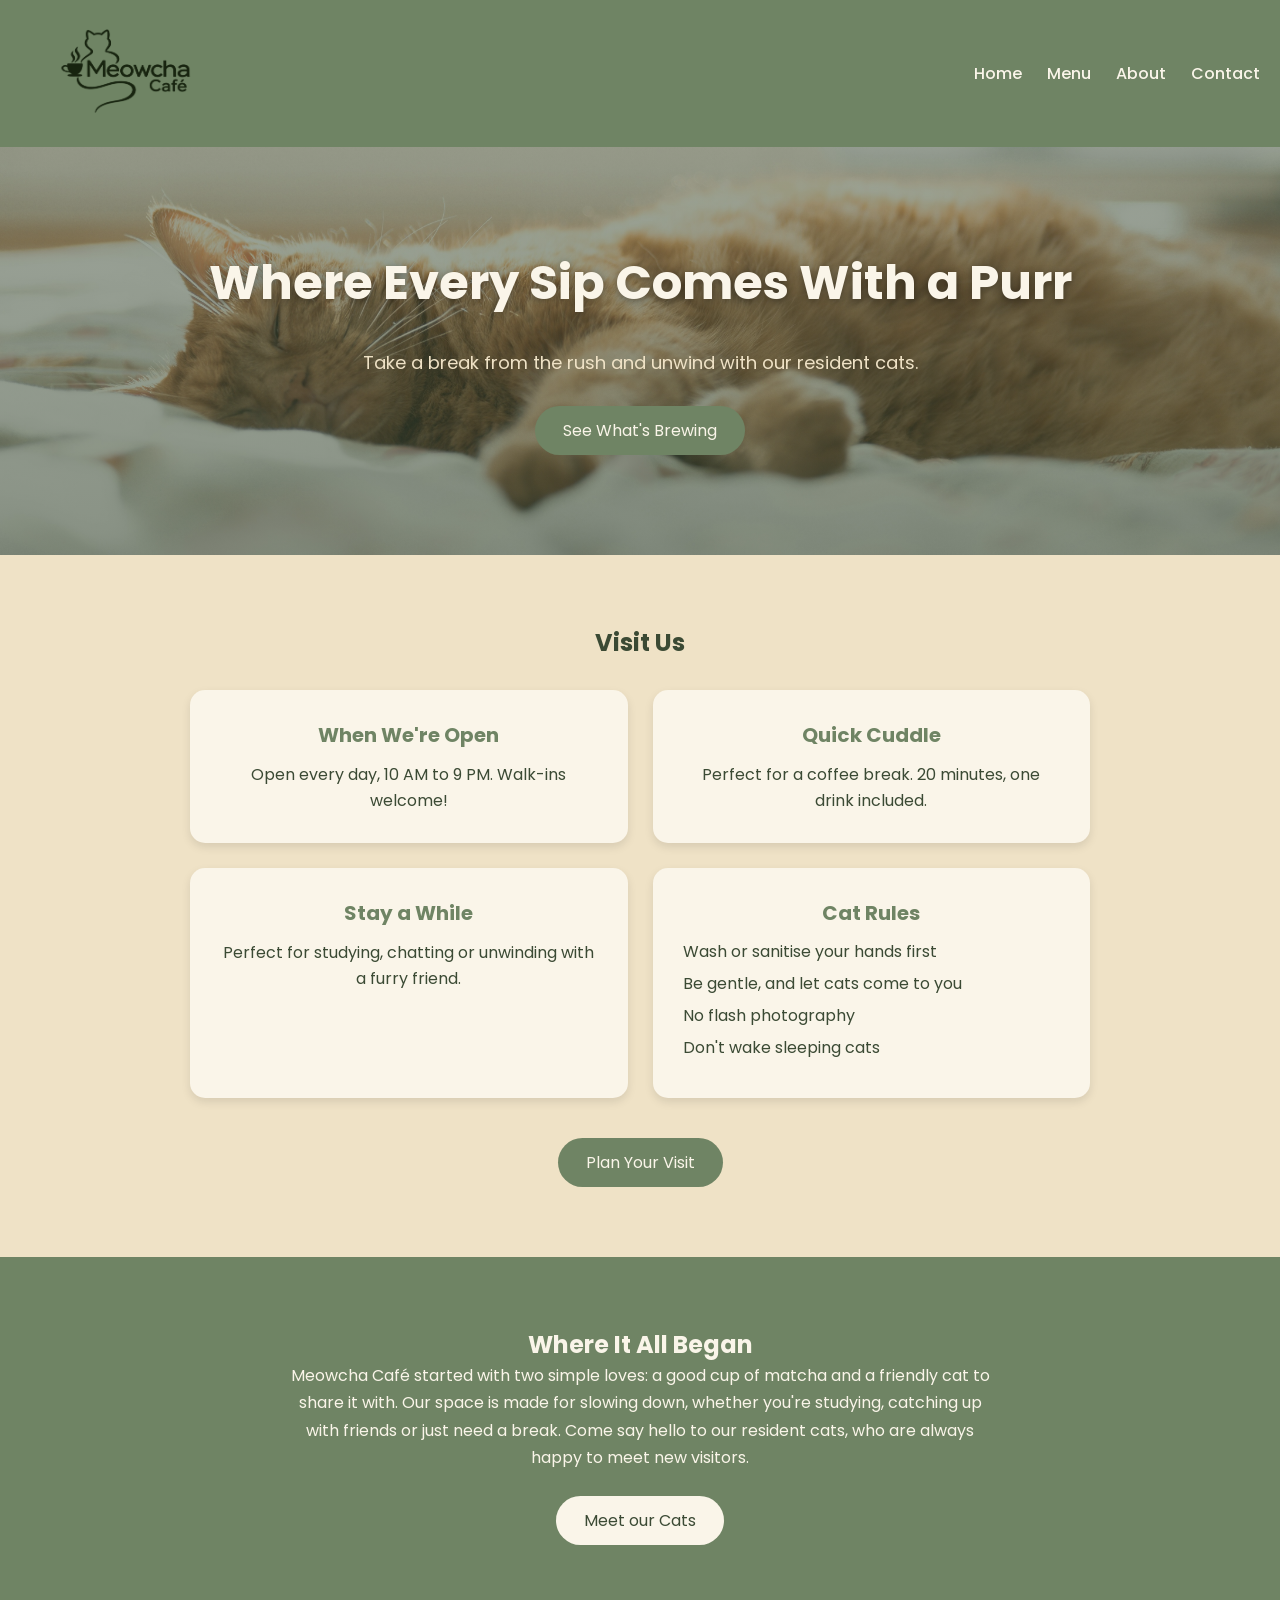
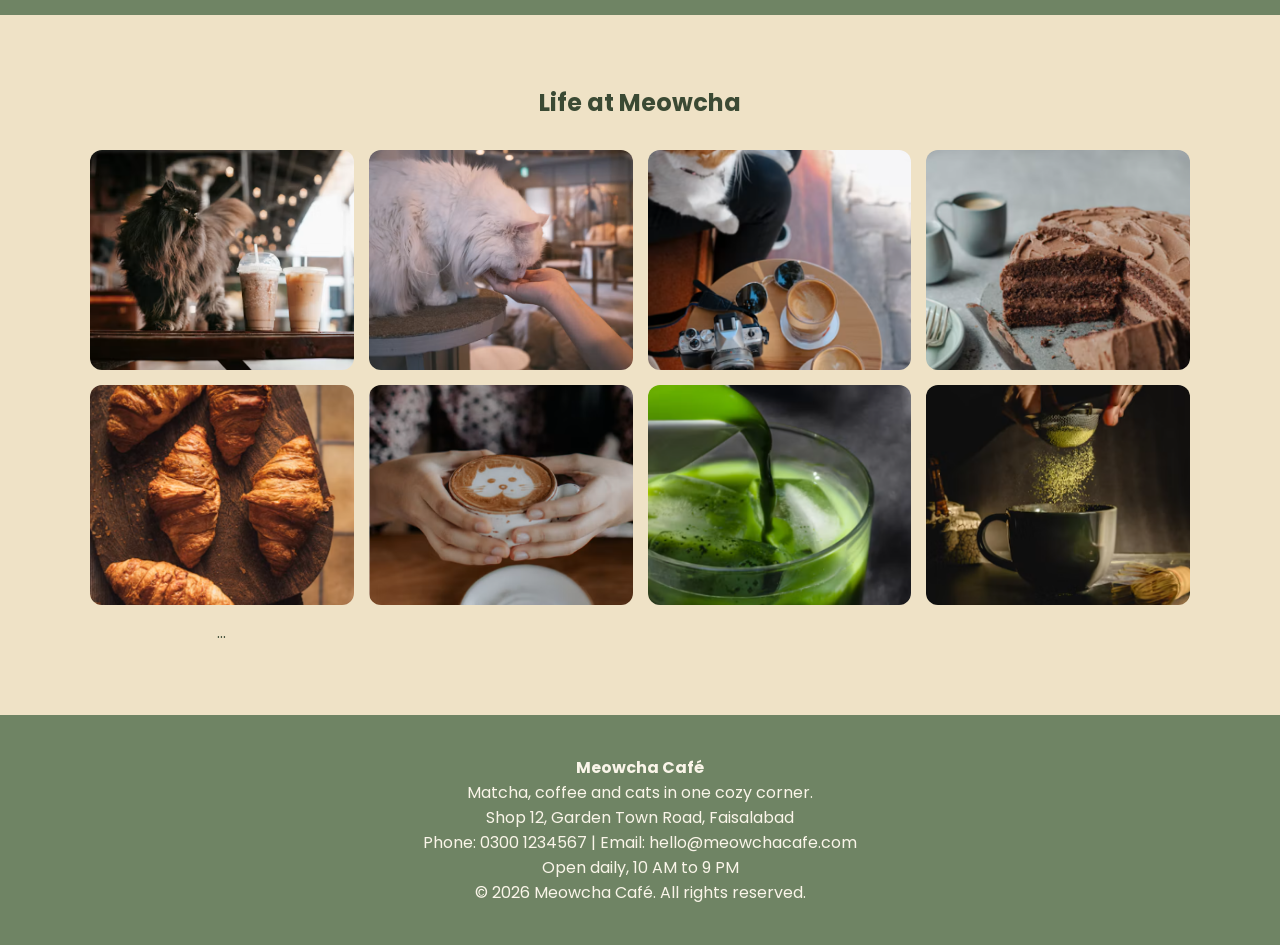
<file: index.html>
<!DOCTYPE html>
<html lang="en">
<head>
  <meta charset="UTF-8">
  <meta name="viewport" content="width=device-width, initial-scale=1.0">
  <title>Meowcha Café | Home</title>

 
<link rel="preconnect" href="https://fonts.googleapis.com">
<link rel="preconnect" href="https://fonts.gstatic.com" crossorigin>
<link href="https://fonts.googleapis.com/css2?family=Poppins:wght@400;500;600&display=swap" rel="stylesheet">
  <link rel="stylesheet" href="css/style.css">
</head>

<body>

  <!-- NAVBAR -->
  <header>
    <nav>
      <a href="index.html" class="nav-log"><img src="images/nav--logo.jpeg" alt="Nav logo"></a>
      <ul class="nav-links">
        <li><a href="index.html">Home</a></li>
        <li><a href="menu.html">Menu</a></li>
        <li><a href="about.html">About</a></li>
        <li><a href="contact.html">Contact</a></li>
      </ul>
    </nav>
  </header>

  <main>

    <!-- HERO -->
    <section class="home-hero">
      <h1 class="change-c">Where Every Sip Comes With a Purr</h1>
      <p class="change-c">Take a break from the rush and unwind with our resident cats.</p>
      <a href="menu.html" class = "home-btn">See What's Brewing</a>
    </section>

    <!-- HOURS AND SESSIONS -->
    <section class="home-hours">
      <h2>Visit Us</h2>
      <div class = "home-cards">
        <div class="info-card">
        <h3>When We're Open</h3>
        <p>Open every day, 10 AM to 9 PM. Walk-ins welcome!</p>
        </div>
       <div class="info-card">
          <h3>Quick Cuddle</h3>
          <p>Perfect for a coffee break. 20 minutes, one drink included.</p>
        </div>
        <div class = "info-card">
          <h3>Stay a While</h3>
          <p>Perfect for studying, chatting or unwinding with a furry friend.</p>
        </div>
        <div class ="info-card">
          <h3>Cat Rules</h3>
          <ul>
            <li>Wash or sanitise your hands first</li>
            <li>Be gentle, and let cats come to you</li>
            <li>No flash photography</li>
            <li>Don't wake sleeping cats</li>
          </ul>
        </div>
      </div>
     <div class = "home-cta">
<a href="contact.html" class="home-btn">Plan Your Visit</a>
     </div>
      <!-- section heading -->
      <!-- 2-3 cards: opening hours, session names and times -->
    </section>

    <!-- STORY PREVIEW -->
    <section class="home-story">
      <h2>Where It All Began</h2>
      <p>Meowcha Café started with two simple loves:
         a good cup of matcha and a friendly cat to 
         share it with. Our space is made for slowing 
         down, whether you're studying, catching up 
         with friends or just need a break. Come say
          hello to our resident cats, who are always 
          happy to meet new visitors.</p>
      <a href="about.html" class="home-btn home-btn-light">Meet our Cats</a>
     
    </section>

    <!-- GALLERY -->
    <section class="home-gallery">
      <h2>Life at Meowcha</h2>
     <div class="gallery-grid">
  <img src="images/gallery1.png" alt="a cat looking out of the window">
   <img src="images/gallery2.png" alt="moments of cafe">
  <img src="images/gallery3.png" alt="coffee with cat">
   <img src="images/gallery4.png" alt="A slice of cake served with a cup of tea">
  <img src="images/gallery5.png" alt="A fresh croissant">
   <img src="images/gallery6.png" alt="cat art coffee">
  <img src="images/gallery7.png" alt="matcha">
   <img src="images/gallery8.png" alt="making matcha">
  
  ...
</div>
    </section>

  </main>

  <!-- FOOTER -->
  
   <footer>
  <p><strong>Meowcha Café</strong></p>
  <p>Matcha, coffee and cats in one cozy corner.</p>
  <p>Shop 12, Garden Town Road, Faisalabad</p>
  <p>Phone: 0300 1234567 | Email: hello@meowchacafe.com</p>
  <p>Open daily, 10 AM to 9 PM</p>
  <p>© 2026 Meowcha Café. All rights reserved.</p>
</footer>
  

</body>
</html>
</file>
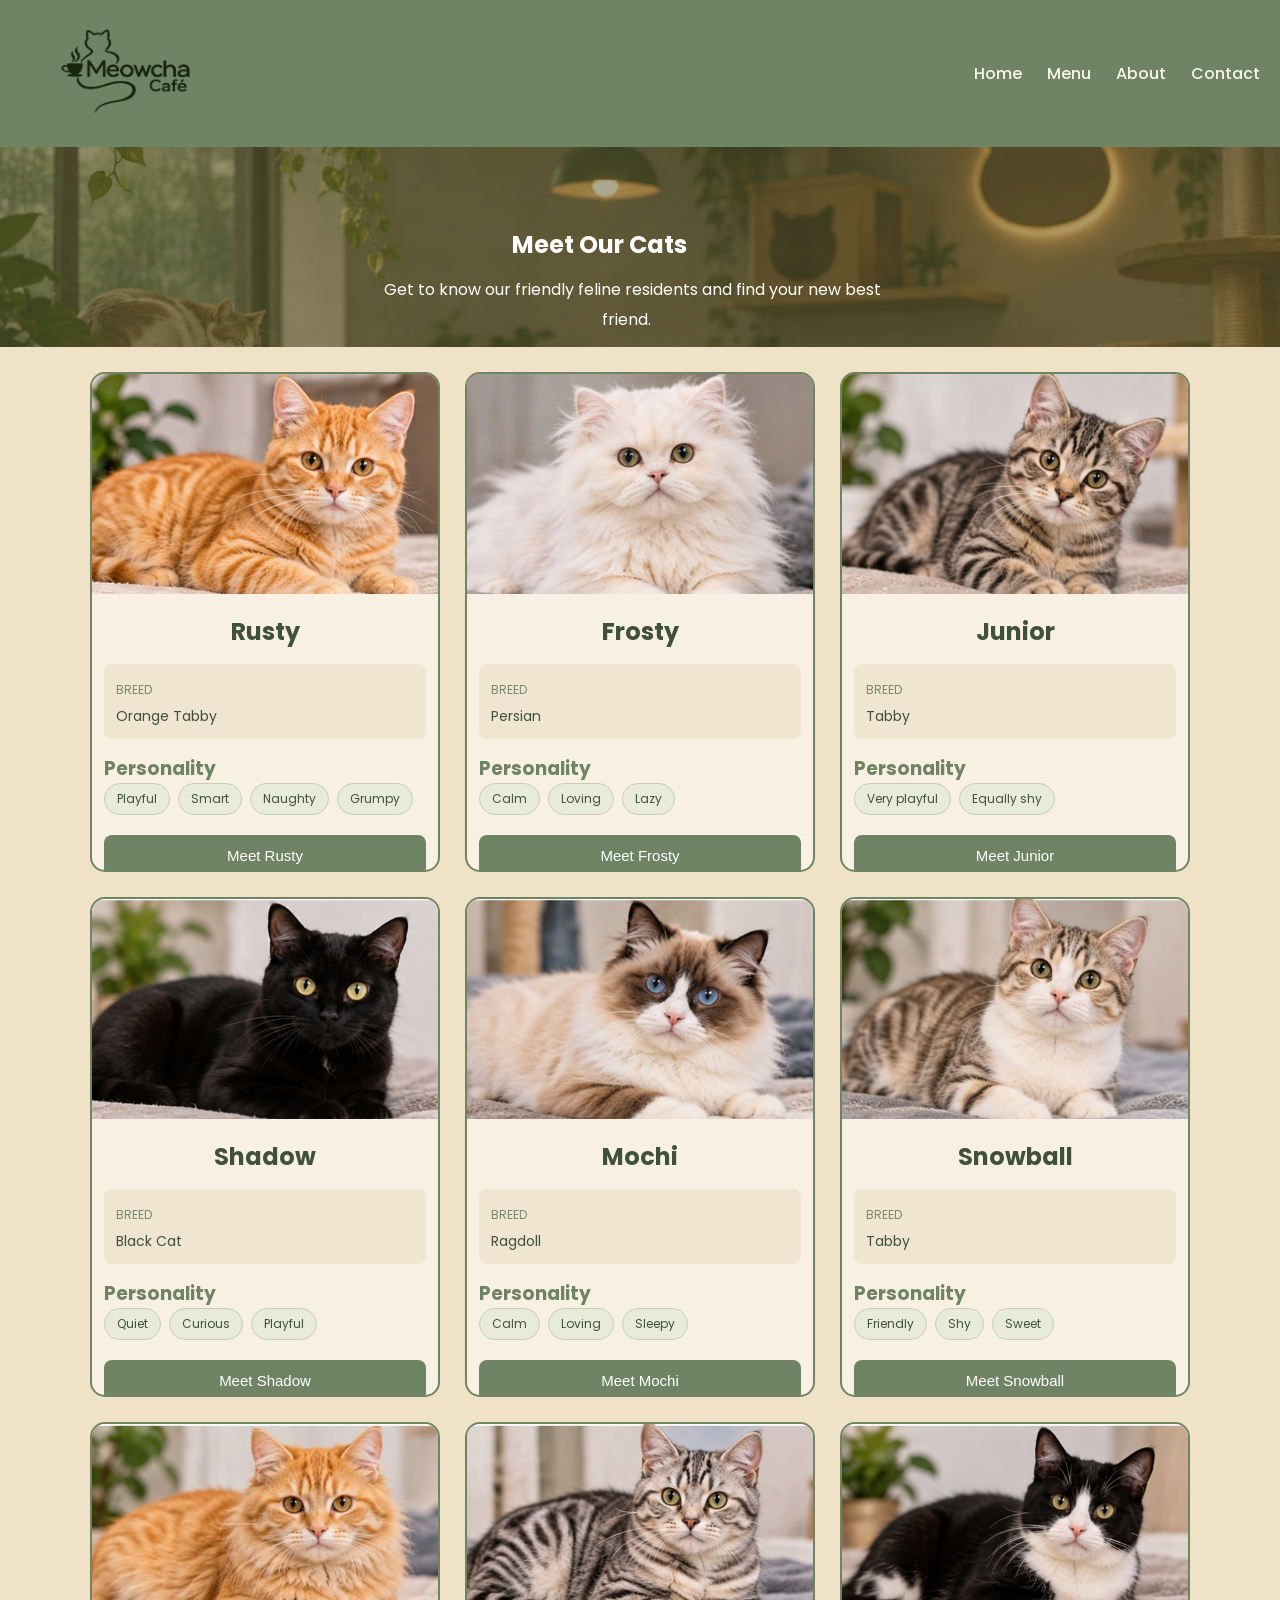
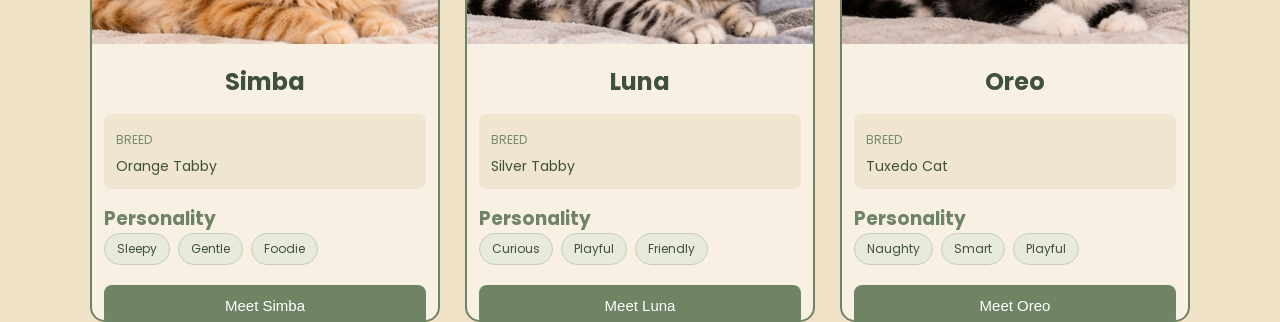
<file: about.html>
<!DOCTYPE html>
<html lang="en">
<head>
    <meta charset="UTF-8">
    <meta name="viewport" content="width=device-width, initial-scale=1.0">
    <title>Meowcha Café | About</title>

    <link rel="preconnect" href="https://fonts.googleapis.com">
    <link rel="preconnect" href="https://fonts.gstatic.com" crossorigin>
    <link href="https://fonts.googleapis.com/css2?family=Poppins:wght@400;500;600&display=swap" rel="stylesheet">

    <link rel="stylesheet" href="css/style.css">
</head>

<body>

<header>
    <nav>
        <a href="index.html" class="nav-log">
            <img src="images/nav--logo.jpeg" alt="Nav logo">
        </a>

        <ul class="nav-links">
            <li><a href="index.html">Home</a></li>
            <li><a href="menu.html">Menu</a></li>
            <li><a href="about.html">About</a></li>
            <li><a href="contact.html">Contact</a></li>
        </ul>
    </nav>
</header>

<main>
   <section class="hero">
    <img class="hero-banner" src="images/menu-bg.jpeg" alt="Cat Cafe Menu">

    <h1>Meet Our Cats</h1>

    <p class="para1">Get to know our friendly feline residents and find your new best</p>

    <p class="para2">friend.</p>
</section>
<section class="main-container">
    <div class="container">
        <img src="images/rusty.jpg" alt="Rusty">
        <div class="card-content">
            <h2>Rusty</h2>
            <div class="cat-info">
                <div>
                    <span>BREED</span>
                    <p>Orange Tabby</p>
                </div>
            </div>
            <h3 class="personality-title">Personality</h3>
            <div class="tags">
                <span>Playful</span>
                <span>Smart</span>
                <span>Naughty</span>
                <span>Grumpy</span>
            </div>
            <button>Meet Rusty</button>
        </div>
    </div>

    <div class="container">
        <img src="images/frosty.jpg" alt="Frosty">
        <div class="card-content">
            <h2>Frosty</h2>
            <div class="cat-info">
                <div>
                    <span>BREED</span>
                    <p>Persian</p>
                </div>
            </div>
            <h3 class="personality-title">Personality</h3>
            <div class="tags">
                <span>Calm</span>
                <span>Loving</span>
                <span>Lazy</span>
            </div>
            <button>Meet Frosty</button>
        </div>
    </div>

    <div class="container">
        <img src="images/junior.jpg" alt="Junior">
        <div class="card-content">
            <h2>Junior</h2>
            <div class="cat-info">
                <div>
                    <span>BREED</span>
                    <p>Tabby</p>
                </div>
            </div>
            <h3 class="personality-title">Personality</h3>
            <div class="tags">
                <span>Very playful</span>
                <span>Equally shy</span>
            </div>
            <button>Meet Junior</button>
        </div>
    </div>
</section>

<section class="main-container">
    <div class="container">
        <img src="images/shadow.jpg" alt="Shadow">
        <div class="card-content">
            <h2>Shadow</h2>
            <div class="cat-info">
                <div>
                    <span>BREED</span>
                    <p>Black Cat</p>
                </div>
            </div>
            <h3 class="personality-title">Personality</h3>
            <div class="tags">
                <span>Quiet</span>
                <span>Curious</span>
                <span>Playful</span>
            </div>
            <button>Meet Shadow</button>
        </div>
    </div>

    <div class="container">
        <img src="images/mochi.jpg" alt="Mochi">
        <div class="card-content">
            <h2>Mochi</h2>
            <div class="cat-info">
                <div>
                    <span>BREED</span>
                    <p>Ragdoll</p>
                </div>
            </div>
            <h3 class="personality-title">Personality</h3>
            <div class="tags">
                <span>Calm</span>
                <span>Loving</span>
                <span>Sleepy</span>
            </div>
            <button>Meet Mochi</button>
        </div>
    </div>

    <div class="container">
        <img src="images/snowball.jpg" alt="Snowball">
        <div class="card-content">
            <h2>Snowball</h2>
            <div class="cat-info">
                <div>
                    <span>BREED</span>
                    <p>Tabby</p>
                </div>
            </div>
            <h3 class="personality-title">Personality</h3>
            <div class="tags">
                <span>Friendly</span>
                <span>Shy</span>
                <span>Sweet</span>
            </div>
            <button>Meet Snowball</button>
        </div>
    </div>
</section>

<section class="main-container">
    <div class="container">
        <img src="images/simba.jpg" alt="Simba">
        <div class="card-content">
            <h2>Simba</h2>
            <div class="cat-info">
                <div>
                    <span>BREED</span>
                    <p>Orange Tabby</p>
                </div>
            </div>
            <h3 class="personality-title">Personality</h3>
            <div class="tags">
                <span>Sleepy</span>
                <span>Gentle</span>
                <span>Foodie</span>
            </div>
            <button>Meet Simba</button>
        </div>
    </div>

    <div class="container">
        <img src="images/luna.jpg" alt="Luna">
        <div class="card-content">
            <h2>Luna</h2>
            <div class="cat-info">
                <div>
                    <span>BREED</span>
                    <p>Silver Tabby</p>
                </div>
            </div>
            <h3 class="personality-title">Personality</h3>
            <div class="tags">
                <span>Curious</span>
                <span>Playful</span>
                <span>Friendly</span>
            </div>
            <button>Meet Luna</button>
        </div>
    </div>

    <div class="container">
        <img src="images/oreo.jpg" alt="Oreo">
        <div class="card-content">
            <h2>Oreo</h2>
            <div class="cat-info">
                <div>
                    <span>BREED</span>
                    <p>Tuxedo Cat</p>
                </div>
            </div>
            <h3 class="personality-title">Personality</h3>
            <div class="tags">
                <span>Naughty</span>
                <span>Smart</span>
                <span>Playful</span>
            </div>
            <button>Meet Oreo</button>
        </div>
    </div>
</section>

</main>

</body>
</html>
</file>
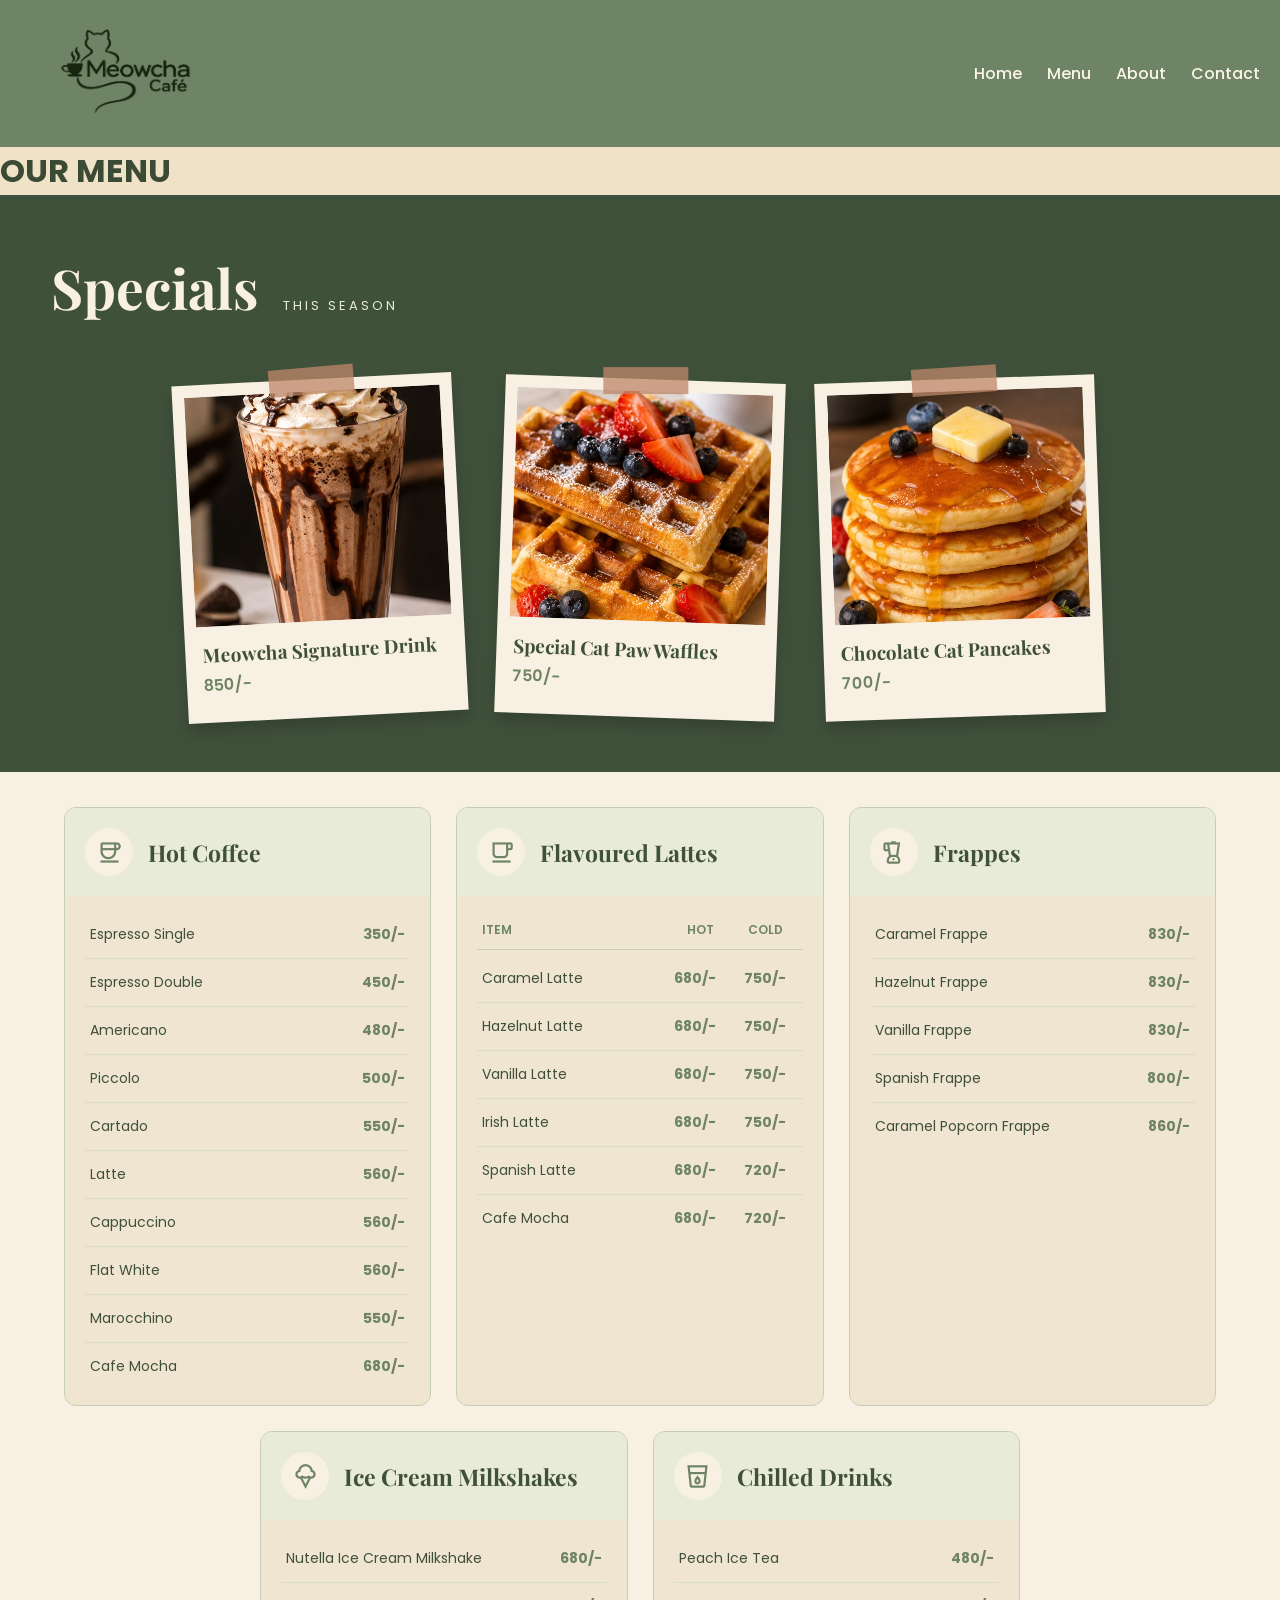
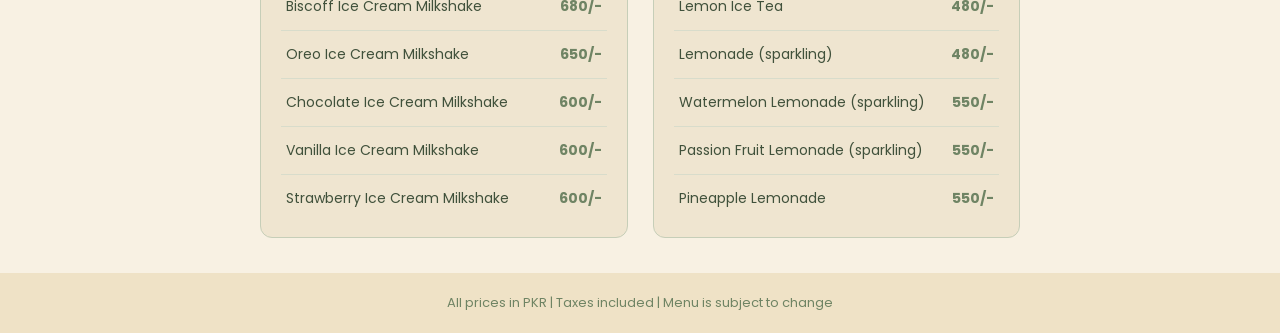
<file: menu.html>
<!DOCTYPE html>
<html lang="en">
<head>
    <meta charset="UTF-8">
    <meta name="viewport" content="width=device-width, initial-scale=1.0">
    <title>Meowcha Café | Menu</title>
    <link href="https://fonts.googleapis.com/css2?family=Playfair+Display:wght@600;700&family=Poppins:wght@400;500;600&family=Material+Symbols+Outlined" rel="stylesheet">
    <link rel="stylesheet" href="css/style.css">
</head>
<body>
<header>
    <nav>
        <a href="index.html" class="nav-log">
            <img src="images/nav--logo.jpeg" alt="Nav logo">
        </a>

        <ul class="nav-links">
            <li><a href="index.html">Home</a></li>
            <li><a href="menu.html">Menu</a></li>
            <li><a href="about.html">About</a></li>
            <li><a href="contact.html">Contact</a></li>
        </ul>
    </nav>
</header>
<h1 class="head-menu">OUR MENU</h1>

<section class="specials-section">

    <div class="specials-heading">
        <h1>Specials</h1>
        <span>THIS SEASON</span>
    </div>

    <div class="specials-gallery">

        <div class="special-item">
            <div class="special-photo">
                <img src="images/special-drink.jpg" alt="Meowcha Signature Drink">
            </div>
            <h2>Meowcha Signature Drink</h2>
            <p>850/-</p>
        </div>

        <div class="special-item">
            <div class="special-photo">
                <img src="images/waffles.jpg" alt="Cat Paw Waffles">
            </div>
            <h2>Special Cat Paw Waffles</h2>
            <p>750/-</p>
        </div>

        <div class="special-item">
            <div class="special-photo">
                <img src="images/pancakes.jpg" alt="Chocolate Cat Pancakes">
            </div>
            <h2>Chocolate Cat Pancakes</h2>
            <p>700/-</p>
        </div>

    </div>

</section>

<section class="menu-section">

    <div class="menu-card">
        <div class="menu-header">
            <div class="menu-icon">
                <span class="material-symbols-outlined">coffee</span>
            </div>
            <h2>Hot Coffee</h2>
        </div>

        <div class="menu-items">
            <div class="menu-row"><span>Espresso Single</span><strong>350/-</strong></div>
            <div class="menu-row"><span>Espresso Double</span><strong>450/-</strong></div>
            <div class="menu-row"><span>Americano</span><strong>480/-</strong></div>
            <div class="menu-row"><span>Piccolo</span><strong>500/-</strong></div>
            <div class="menu-row"><span>Cartado</span><strong>550/-</strong></div>
            <div class="menu-row"><span>Latte</span><strong>560/-</strong></div>
            <div class="menu-row"><span>Cappuccino</span><strong>560/-</strong></div>
            <div class="menu-row"><span>Flat White</span><strong>560/-</strong></div>
            <div class="menu-row"><span>Marocchino</span><strong>550/-</strong></div>
            <div class="menu-row"><span>Cafe Mocha</span><strong>680/-</strong></div>
        </div>
    </div>

    <div class="menu-card">
        <div class="menu-header">
            <div class="menu-icon">
                <span class="material-symbols-outlined">local_cafe</span>
            </div>
            <h2>Flavoured Lattes</h2>
        </div>

        <div class="menu-items">
            <div class="price-heading">
                <span>ITEM</span>
                <span>HOT</span>
                <span>COLD</span>
            </div>

            <div class="menu-row latte-row"><span>Caramel Latte</span><strong>680/-</strong><strong>750/-</strong></div>
            <div class="menu-row latte-row"><span>Hazelnut Latte</span><strong>680/-</strong><strong>750/-</strong></div>
            <div class="menu-row latte-row"><span>Vanilla Latte</span><strong>680/-</strong><strong>750/-</strong></div>
            <div class="menu-row latte-row"><span>Irish Latte</span><strong>680/-</strong><strong>750/-</strong></div>
            <div class="menu-row latte-row"><span>Spanish Latte</span><strong>680/-</strong><strong>720/-</strong></div>
            <div class="menu-row latte-row"><span>Cafe Mocha</span><strong>680/-</strong><strong>720/-</strong></div>
        </div>
    </div>

    <div class="menu-card">
        <div class="menu-header">
            <div class="menu-icon">
                <span class="material-symbols-outlined">blender</span>
            </div>
            <h2>Frappes</h2>
        </div>

        <div class="menu-items">
            <div class="menu-row"><span>Caramel Frappe</span><strong>830/-</strong></div>
            <div class="menu-row"><span>Hazelnut Frappe</span><strong>830/-</strong></div>
            <div class="menu-row"><span>Vanilla Frappe</span><strong>830/-</strong></div>
            <div class="menu-row"><span>Spanish Frappe</span><strong>800/-</strong></div>
            <div class="menu-row"><span>Caramel Popcorn Frappe</span><strong>860/-</strong></div>
        </div>
    </div>

    <div class="menu-card">
        <div class="menu-header">
            <div class="menu-icon">
                <span class="material-symbols-outlined">icecream</span>
            </div>
            <h2>Ice Cream Milkshakes</h2>
        </div>

        <div class="menu-items">
            <div class="menu-row"><span>Nutella Ice Cream Milkshake</span><strong>680/-</strong></div>
            <div class="menu-row"><span>Biscoff Ice Cream Milkshake</span><strong>680/-</strong></div>
            <div class="menu-row"><span>Oreo Ice Cream Milkshake</span><strong>650/-</strong></div>
            <div class="menu-row"><span>Chocolate Ice Cream Milkshake</span><strong>600/-</strong></div>
            <div class="menu-row"><span>Vanilla Ice Cream Milkshake</span><strong>600/-</strong></div>
            <div class="menu-row"><span>Strawberry Ice Cream Milkshake</span><strong>600/-</strong></div>
        </div>
    </div>

    <div class="menu-card">
        <div class="menu-header">
            <div class="menu-icon">
                <span class="material-symbols-outlined">local_drink</span>
            </div>
            <h2>Chilled Drinks</h2>
        </div>

        <div class="menu-items">
            <div class="menu-row"><span>Peach Ice Tea</span><strong>480/-</strong></div>
            <div class="menu-row"><span>Lemon Ice Tea</span><strong>480/-</strong></div>
            <div class="menu-row"><span>Lemonade (sparkling)</span><strong>480/-</strong></div>
            <div class="menu-row"><span>Watermelon Lemonade (sparkling)</span><strong>550/-</strong></div>
            <div class="menu-row"><span>Passion Fruit Lemonade (sparkling)</span><strong>550/-</strong></div>
            <div class="menu-row"><span>Pineapple Lemonade</span><strong>550/-</strong></div>
        </div>
    </div>

</section>

<p class="menu-note">All prices in PKR | Taxes included | Menu is subject to change</p>

</body>
</html>
</file>
<file: css/style.css>
/* ==========================================
   1. COLOURS AND VARIABLES (Hania)
   ========================================== */

:root {

  --cream: #EFE2C6;
  --green: #6F8464;

  --dark-green: #3B4A34;
  --light-cream: #FAF5E9;
  --accent: #C9A66B;

  /* Fonts */
  --heading-font: 'Poppins', sans-serif;
  --body-font: 'Poppins', sans-serif;
}
 

/* ==========================================
   2. GLOBAL STYLES (Hania )
   
   ========================================== */
   * {
  margin: 0;
  padding: 0;
  box-sizing: border-box;
}
body{
   background-color : var(--cream);
   color : var(--dark-green);
   font-family: var(--body-font);
}
a{
   text-decoration: none;
   color: var(--dark-green);
}



/* ==========================================
   3. NAVBAR (Hania )
   ========================================== */
.nav-links{
   display:flex;
   gap:25px;
   list-style:none;
   color:var(--light-cream);
   font-weight: 500;
}
.nav-links a{
   color: var(--light-cream);
   transition: 0.3s;
  
}
.nav-links a:hover{
   text-decoration: underline;
  color: var(--accent);
  transform: translateY(-2px);
 
}


nav{
   display:flex;
justify-content:space-between;
align-items:center;
padding: 20px;
background-color: var(--green);
transition: 0.3s;
}
.nav-logo{
   font-size: 24px;
   font-weight:500;
   color:var(--dark-green);
}
/* ==========================================
   4. FOOTER (Hania )
   ========================================== */

/* ==========================================
   5. HOME PAGE (Hania)
   ========================================== */
.home-hero{
   padding:100px 20px;
   text-align:center;
   background-image: linear-gradient(rgba(59, 74, 52, 0.5), rgba(59, 74, 52, 0.6)), url(../images/nav.jpg) ;
background-size: cover;
background-position: center;
}
.home-hero h1{
   font-size: 48px;
   margin-bottom: 30px;
   text-shadow: 0 2px 8px rgba(0,0,0,0.4);
   color: var(--light-cream);
}
.home-hero p{
   font-size: 18px;
   margin-bottom: 30px;
}
.home-btn{
   display:inline-block;
   padding: 12px 28px;
   color:var(--light-cream);
   background-color: var(--green);
   border-radius: 25px;
   transition: 0.3s;
}
.home-btn:hover{
   background-color: var(--light-cream);
    color: var(--dark-green);
    transform: translateY(-3px);
}
.change-c{
   color:var(--cream);
}
.home-hours{
   padding: 70px 40px;
text-align:center;
background-color: var(--cream);
}
.info-card{
   background-color: var(--light-cream);
   padding:30px;
   border-radius: 15px;
   box-shadow: 0 4px 10px rgba(0,0,0,0.1);
   transition: 0.3s;
}
.info-card:hover{
   transform: translateY(-5px);
   box-shadow: 0 8px 18px rgba(0,0,0,0.18);
}
.home-cards{
   display:grid;
   grid-template-columns: repeat(2,1fr);
   gap:25px;
   max-width: 900px;
   margin:30px auto 0;
   
}
.info-card h3{
   color:var(--green);
   font-size: 20px;
   margin-bottom: 12px;

}
.info-card p{
   line-height: 1.6;

}
.info-card ul{
   text-align: left;
   list-style: none;
}
.info-card li{
   margin-bottom: 8px;
   line-height: 1.5;
}
.home-cta{
   margin-top: 40px;
}
.home-story{
   
   padding: 70px 40px;
   text-align: center;
   background-color: var(--green);

}
.home-story h2{
   color:var(--light-cream);
}
.home-story p{
   max-width: 700px;
   margin: 0 auto 25px;
   line-height: 1.7;
   color:var(--light-cream);
}
.home-btn-light{
   background-color: var(--light-cream);
  color: var(--dark-green);
}
.home-gallery{
   padding:70px 40px;
   text-align: center;
   background-color: var(--cream);
}
.gallery-grid{
   display:grid;
   grid-template-columns: repeat(4,1fr);
   gap:15px;
   max-width: 1100px;
   margin: 30px auto 0;
}
.gallery-grid img{
width: 100%;
height: 220px;
object-fit: cover;
border-radius: 12px;
transition: 0.3s;
}
.gallery-grid img:hover{
   transform: scale(1.05);
}
footer{
   background-color: var(--green);
   color: var(--light-cream);
   padding: 40px 20px;
   text-align: center;
}
@media (max-width: 768px) {
  .home-cards {
    grid-template-columns: 1fr;
  }
}
/* ==========================================
   6. MENU PAGE (Umer)
   ========================================== */

.head-menu {
   color: #3B4A34;
   justify-self: center;
}

.specials-section {
    background-color: #40513B;
    padding: 55px 4%;
    overflow: hidden;
}

.specials-heading {
    display: flex;
    align-items: baseline;
    gap: 25px;
    margin-bottom: 55px;
}

.specials-heading h1 {
    font-family: 'Playfair Display', serif;
    color: #F8F1E3;
    font-size: 55px;
    margin: 0;
}

.specials-heading span {
    color: #E8EBD9;
    font-family: 'Poppins', sans-serif;
    font-size: 13px;
    letter-spacing: 3px;
}

.specials-gallery {
    display: flex;
    justify-content: center;
    align-items: center;
    gap: 40px;
}

.special-item {
    position: relative;
    width: 280px;
    background-color: #F8F1E3;
    padding: 12px 12px 20px;
    box-shadow: 0 8px 15px rgba(0, 0, 0, 0.2);
    transition: 0.3s;
}

.special-item:nth-child(1) {
    transform: rotate(-3deg);
}

.special-item:nth-child(2) {
    transform: rotate(2deg);
}

.special-item:nth-child(3) {
    transform: rotate(-2deg);
}

.special-item:hover {
    transform: rotate(0deg) translateY(-10px);
    box-shadow: 0 15px 25px rgba(0, 0, 0, 0.3);
}

.special-photo {
    width: 100%;
    height: 230px;
    overflow: hidden;
}

.special-photo img {
    width: 100%;
    height: 100%;
    object-fit: cover;
    display: block;
    transition: 0.3s;
}

.special-item:hover img {
    transform: scale(1.05);
}

.special-item::before {
    content: "";
    position: absolute;
    width: 85px;
    height: 27px;
    background-color: rgba(190, 135, 105, 0.75);
    top: -12px;
    left: 50%;
    transform: translateX(-50%) rotate(-2deg);
    z-index: 2;
}

.special-item h2 {
    color: #40513B;
    font-family: 'Playfair Display', serif;
    font-size: 19px;
    margin: 15px 5px 5px;
}

.special-item p {
    color: #6F8464;
    font-family: 'Poppins', sans-serif;
    font-weight: 600;
    margin: 5px;
}

@media (max-width: 1000px) {
    .specials-gallery {
        flex-wrap: wrap;
    }
}

@media (max-width: 600px) {
    .specials-heading h1 {
        font-size: 38px;
    }

    .specials-gallery {
        gap: 35px;
    }

    .special-item {
        width: 80%;
    }
}

.menu-section {
    display: grid;
    grid-template-columns: repeat(6, 1fr);
    gap: 25px;
    padding: 35px 5%;
    background-color: #F8F1E3;
}

.menu-card {
    grid-column: span 2;
    background-color: #EFE5D0;
    border: 1px solid #C6CEB8;
    border-radius: 12px;
    overflow: hidden;
}

.menu-card:nth-child(4) {
    grid-column: 2 / 4;
}

.menu-card:nth-child(5) {
    grid-column: 4 / 6;
}

.menu-card:hover {
    box-shadow: 0 5px 12px rgba(64, 81, 59, 0.2);
}

.menu-header {
    display: flex;
    align-items: center;
    gap: 15px;
    padding: 20px;
    background-color: #E8EBD9;
}

.menu-header h2 {
    color: #40513B;
    font-family: 'Playfair Display', serif;
    font-size: 23px;
    margin: 0;
}

.menu-icon {
    background-color: #F8F1E3;
    color: #6F8464;
    width: 48px;
    height: 48px;
    border-radius: 50%;
    display: flex;
    align-items: center;
    justify-content: center;
}

.menu-icon span {
    font-size: 27px;
}

.menu-items {
    padding: 15px 20px;
}

.menu-row {
    display: flex;
    justify-content: space-between;
    align-items: center;
    gap: 10px;
    padding: 13px 5px;
    border-bottom: 1px solid #D8DCCB;
    color: #40513B;
    font-family: 'Poppins', sans-serif;
    font-size: 14px;
}

.menu-row:hover {
    background-color: #E8EBD9;
    box-shadow: 0 2px 6px rgba(64, 81, 59, 0.15);
    border-radius: 6px;
}

.menu-row span {
    flex: 1;
}

.menu-row strong {
    color: #6F8464;
    font-size: 14px;
    white-space: nowrap;
}

.menu-row:last-child {
    border-bottom: none;
}

.price-heading {
    display: grid;
    grid-template-columns: 1fr 65px 65px;
    text-align: center;
    padding: 10px 5px;
    margin-bottom: 5px;
    color: #6F8464;
    font-size: 12px;
    font-weight: 600;
    border-bottom: 1px solid #C6CEB8;
}

.price-heading span:first-child {
    text-align: left;
}

.latte-row {
    display: grid;
    grid-template-columns: 1fr 65px 65px;
    gap: 5px;
}

.latte-row span {
    text-align: left;
}

.latte-row strong {
    text-align: center;
}

.menu-note {
    text-align: center;
    color: #6F8464;
    font-size: 13px;
    margin: 20px;
}

@media (max-width: 1000px) {
    .menu-section {
        grid-template-columns: repeat(2, 1fr);
    }

    .menu-card {
        grid-column: auto;
    }

    .menu-card:nth-child(4),
    .menu-card:nth-child(5) {
        grid-column: auto;
    }
}

@media (max-width: 600px) {
    .menu-section {
        grid-template-columns: 1fr;
        padding: 20px;
    }
}














   /* ==========================================
   7. About (Umer)
   ========================================== */

.nav-log img {
    height: 100px;
    width: auto;
    mix-blend-mode: multiply;
}

.hero {
    position: relative;
    width: 100%;
    height: 200px;
    overflow: hidden;
}

.hero-banner {
    width: 100%;
    height: 100%;
    object-fit: cover;
    display: block;
}

.hero h1 {
    position: absolute;
    left: 40%;
    top: 40%;
    color: white;
    margin: 0;
}

.para1 {
    position: absolute;
    color: white;
    left: 30%;
    top: 65%;
    margin: 0;
}

.para2 {
    position: absolute;
    color: white;
    left: 47%;
    top: 80%;
    margin: 0;
}

.main-container {
    display: flex;
    justify-content: center;
    gap: 25px;
    margin-top: 25px;
}

.container {
    width: 350px;
    height: 500px;
    background-color: #F8F1E3;
    border: 2px solid #6F8464;
    border-radius: 15px;
    overflow: hidden;
    transition: transform 0.3s ease, box-shadow 0.3s ease;
}

.container:hover {
    transform: translateY(-5px);
    box-shadow: 0 5px 15px rgba(0, 0, 0, 0.15);
}

.container img {
    width: 100%;
    height: 220px;
    object-fit: cover;
    display: block;
    transition: transform 0.3s ease;
}

.container:hover img {
    transform: scale(1.05);
}


.card-content {
    padding: 12px;
}

.card-content h2 {
    text-align: center;
    color: #40513B;
    margin: 8px 0 15px;
}

.cat-info {
    display: flex;
    justify-content: space-between;
    background-color: #EFE5D0;
    padding: 12px;
    border-radius: 8px;
}

.cat-info div {
    width: 50%;
}

.cat-info span {
    color: #78896D;
    font-size: 12px;
}

.cat-info p {
    color: #40513B;
    margin-top: 5px;
    font-size: 14px;
}

.personality-title {
    color: #6F8464;
    margin-top: 15px;
}

.tags {
    display: flex;
    flex-wrap: wrap;
    gap: 8px;
}

.tags span {
    background-color: #E8EBD9;
    color: #40513B;
    border: 1px solid #C6CEB8;
    border-radius: 20px;
    padding: 6px 12px;
    font-size: 12px;
}

.card-content button {
    width: 100%;
    padding: 12px;
    margin-top: 20px;
    background-color: #6F8464;
    color: white;
    border: none;
    border-radius: 8px;
    font-size: 15px;
    cursor: pointer;
}

.card-content button:hover {
    background-color: #526448;
}

@media screen and (max-width: 1100px) {
    .main-container {
        flex-wrap: wrap;
        gap: 20px;
    }

    .container {
        width: 300px;
    }

    .hero h1 {
        left: 35%;
    }

    .para1 {
        left: 20%;
    }

    .para2 {
        left: 45%;
    }
}

@media screen and (max-width: 650px) {
    .nav-log img {
        height: 70px;
    }

    .hero {
        height: 180px;
    }

    .hero h1 {
        left: 50%;
        top: 30%;
        transform: translateX(-50%);
        font-size: 24px;
        white-space: nowrap;
    }

    .para1 {
        left: 10%;
        right: 10%;
        top: 55%;
        text-align: center;
        font-size: 13px;
    }

    .para2 {
        left: 50%;
        top: 75%;
        transform: translateX(-50%);
        font-size: 13px;
    }

    .main-container {
        flex-direction: column;
        align-items: center;
        gap: 20px;
        margin-top: 20px;
    }

    .container {
        width: 90%;
        max-width: 350px;
        height: 500px;
    }
}

/* ==========================================
   8. CONTACT PAGE (Anoosha)
   ========================================== */
</file>
